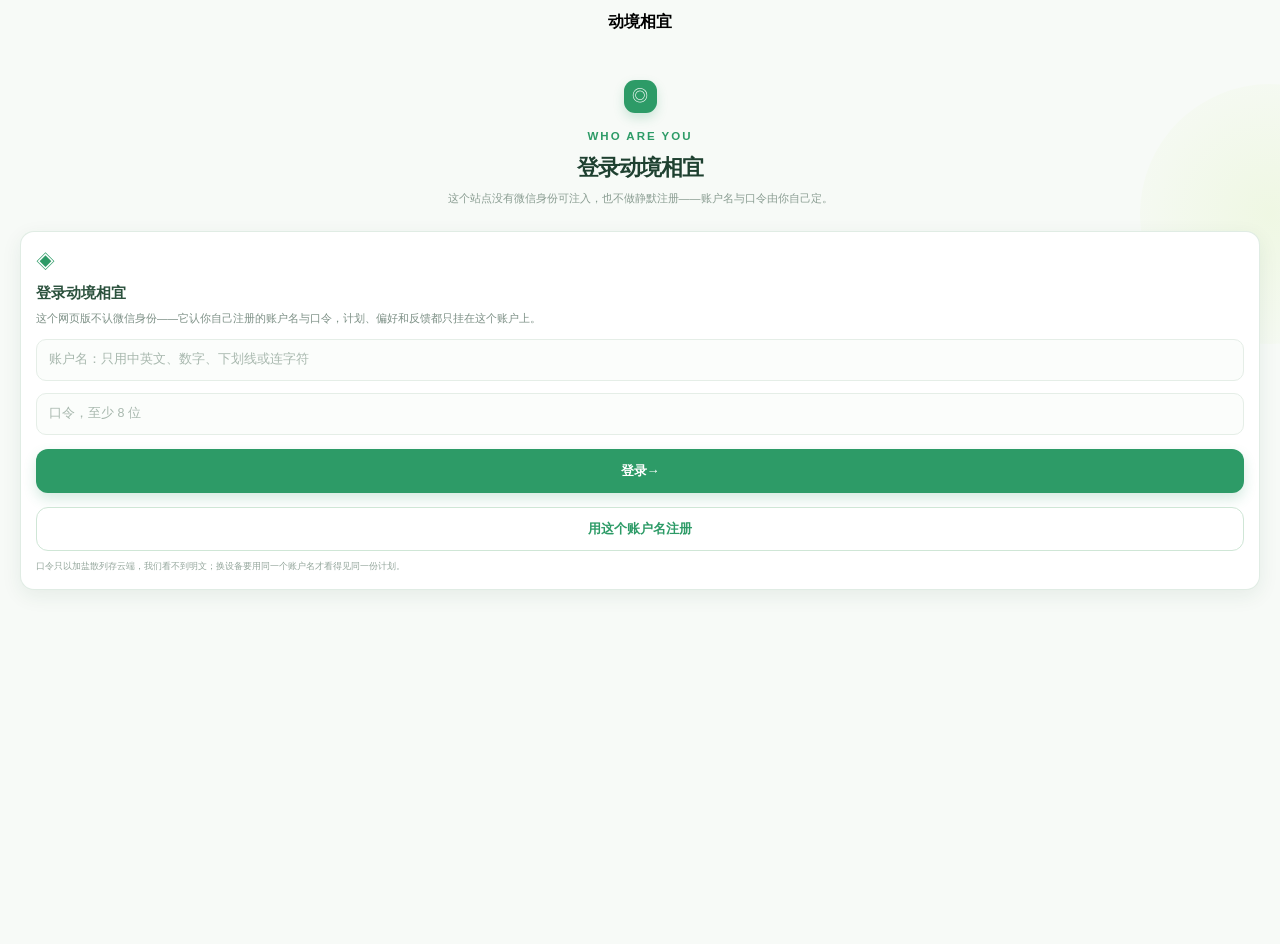
<file: dongjingxiangyi/index.html>
<!doctype html>
<html lang="zh-CN">
  <head>
    <link rel="stylesheet" href="./assets/uni.4609adcd.css">

    <meta charset="UTF-8" />
    <meta name="viewport" content="width=device-width, initial-scale=1.0" />
    <title>动境相宜</title>
    <script type="module" crossorigin src="./assets/index-rXhkX2zC.js"></script>
    <link rel="stylesheet" crossorigin href="./assets/index-DV9pQyPu.css">
  </head>
  <body>
    <div id="app"></div>
  </body>
</html>
</file>
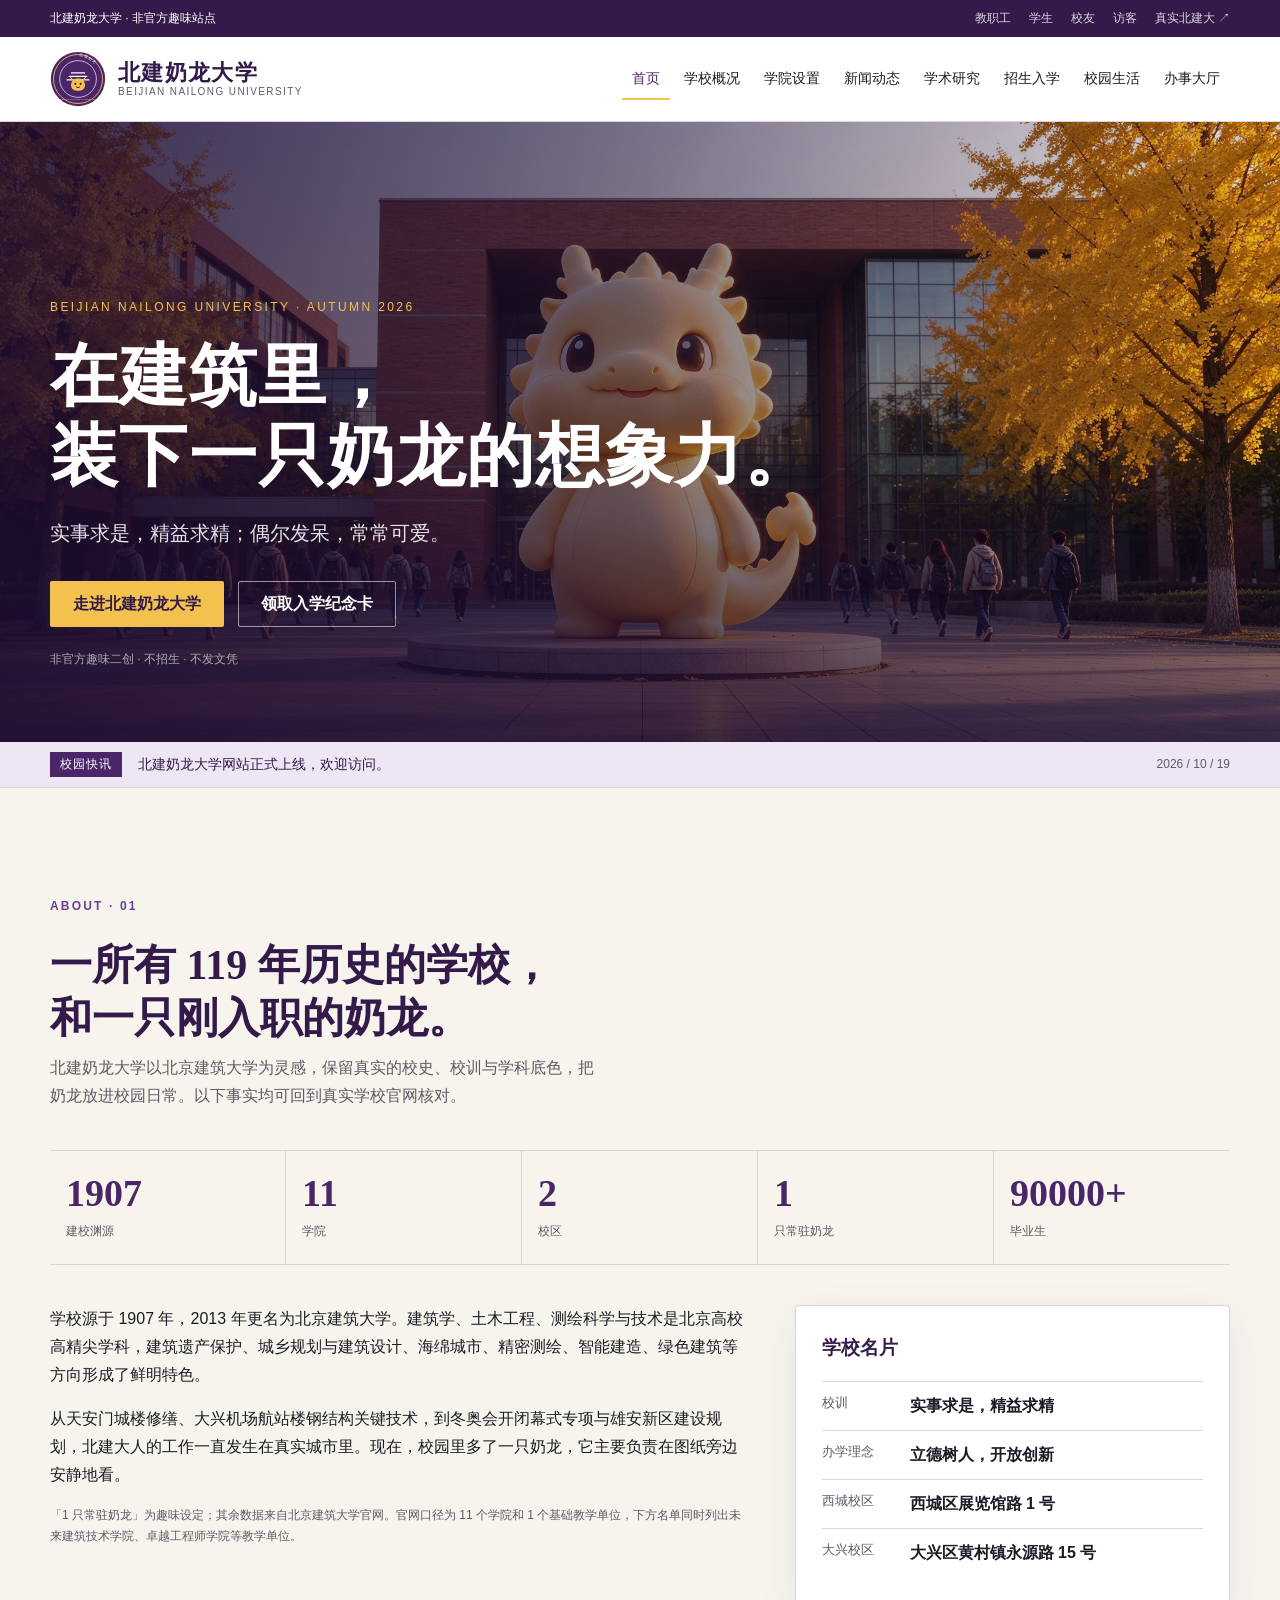
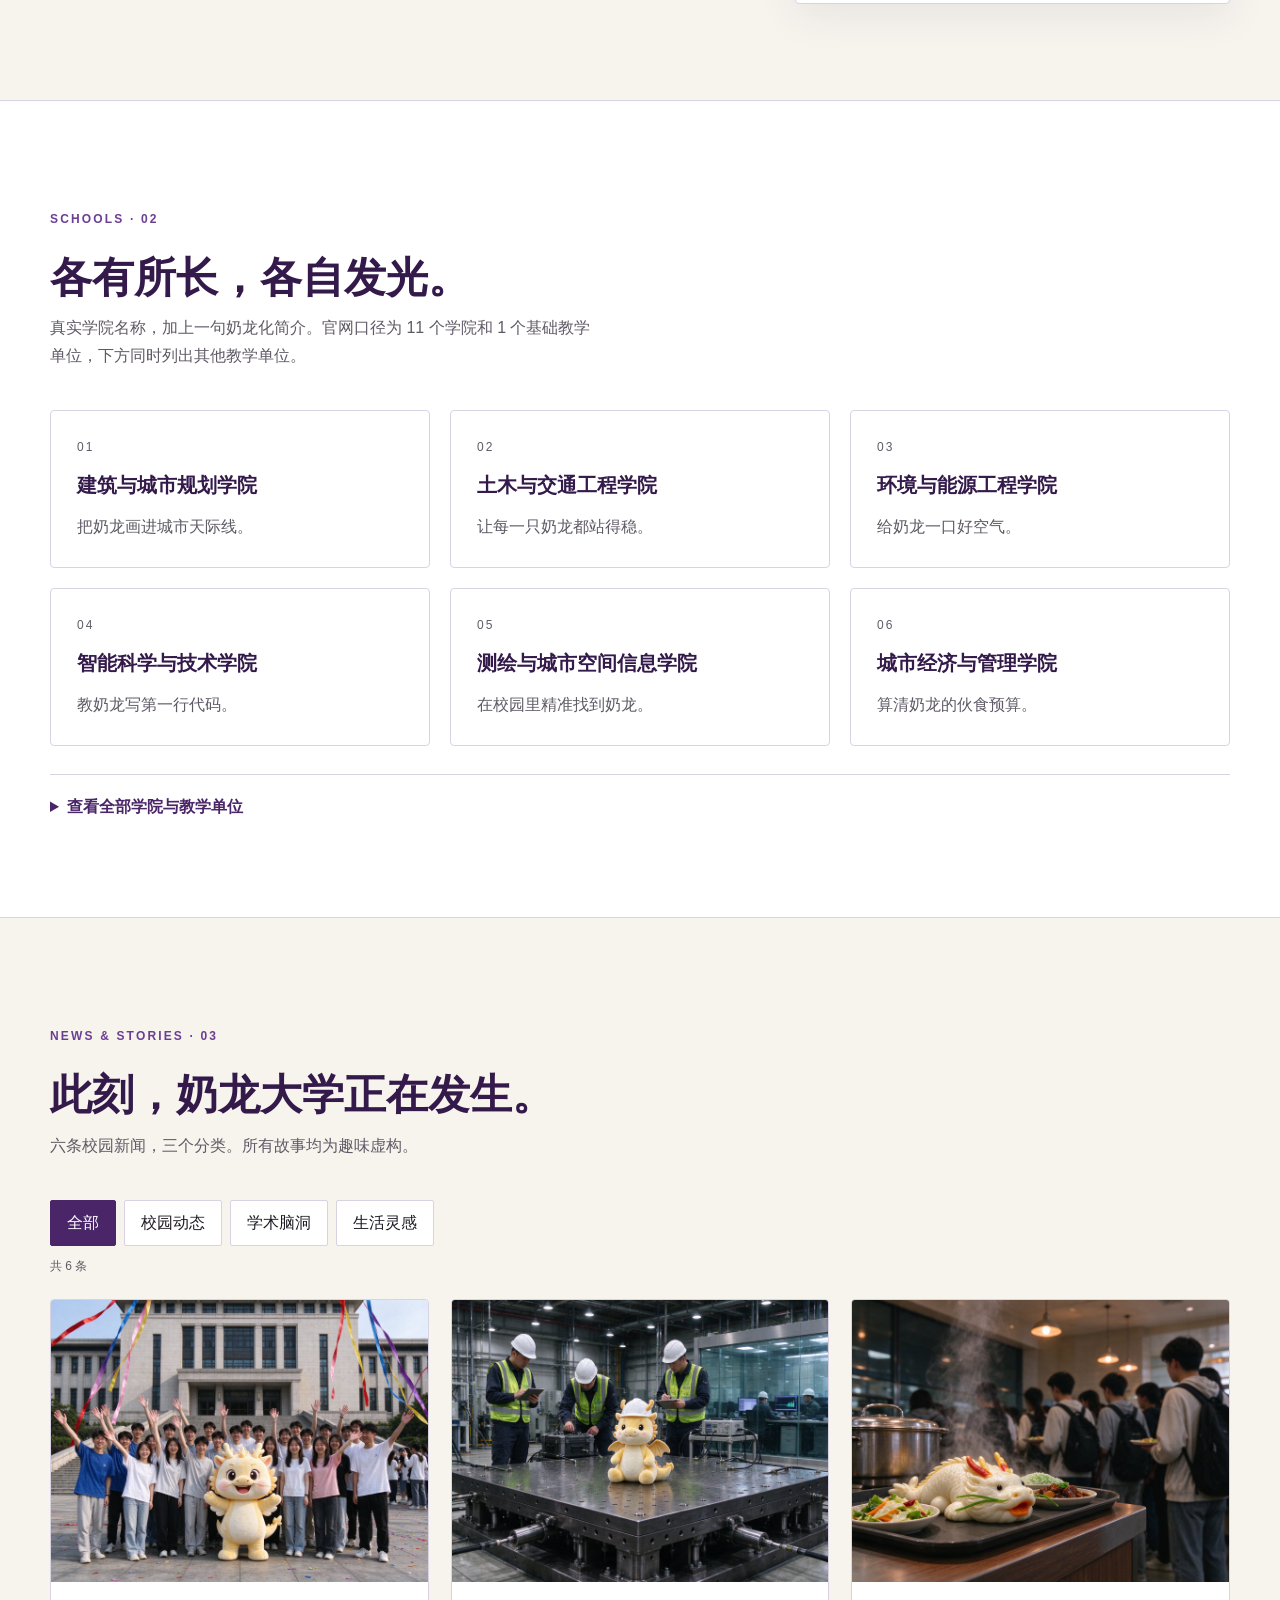
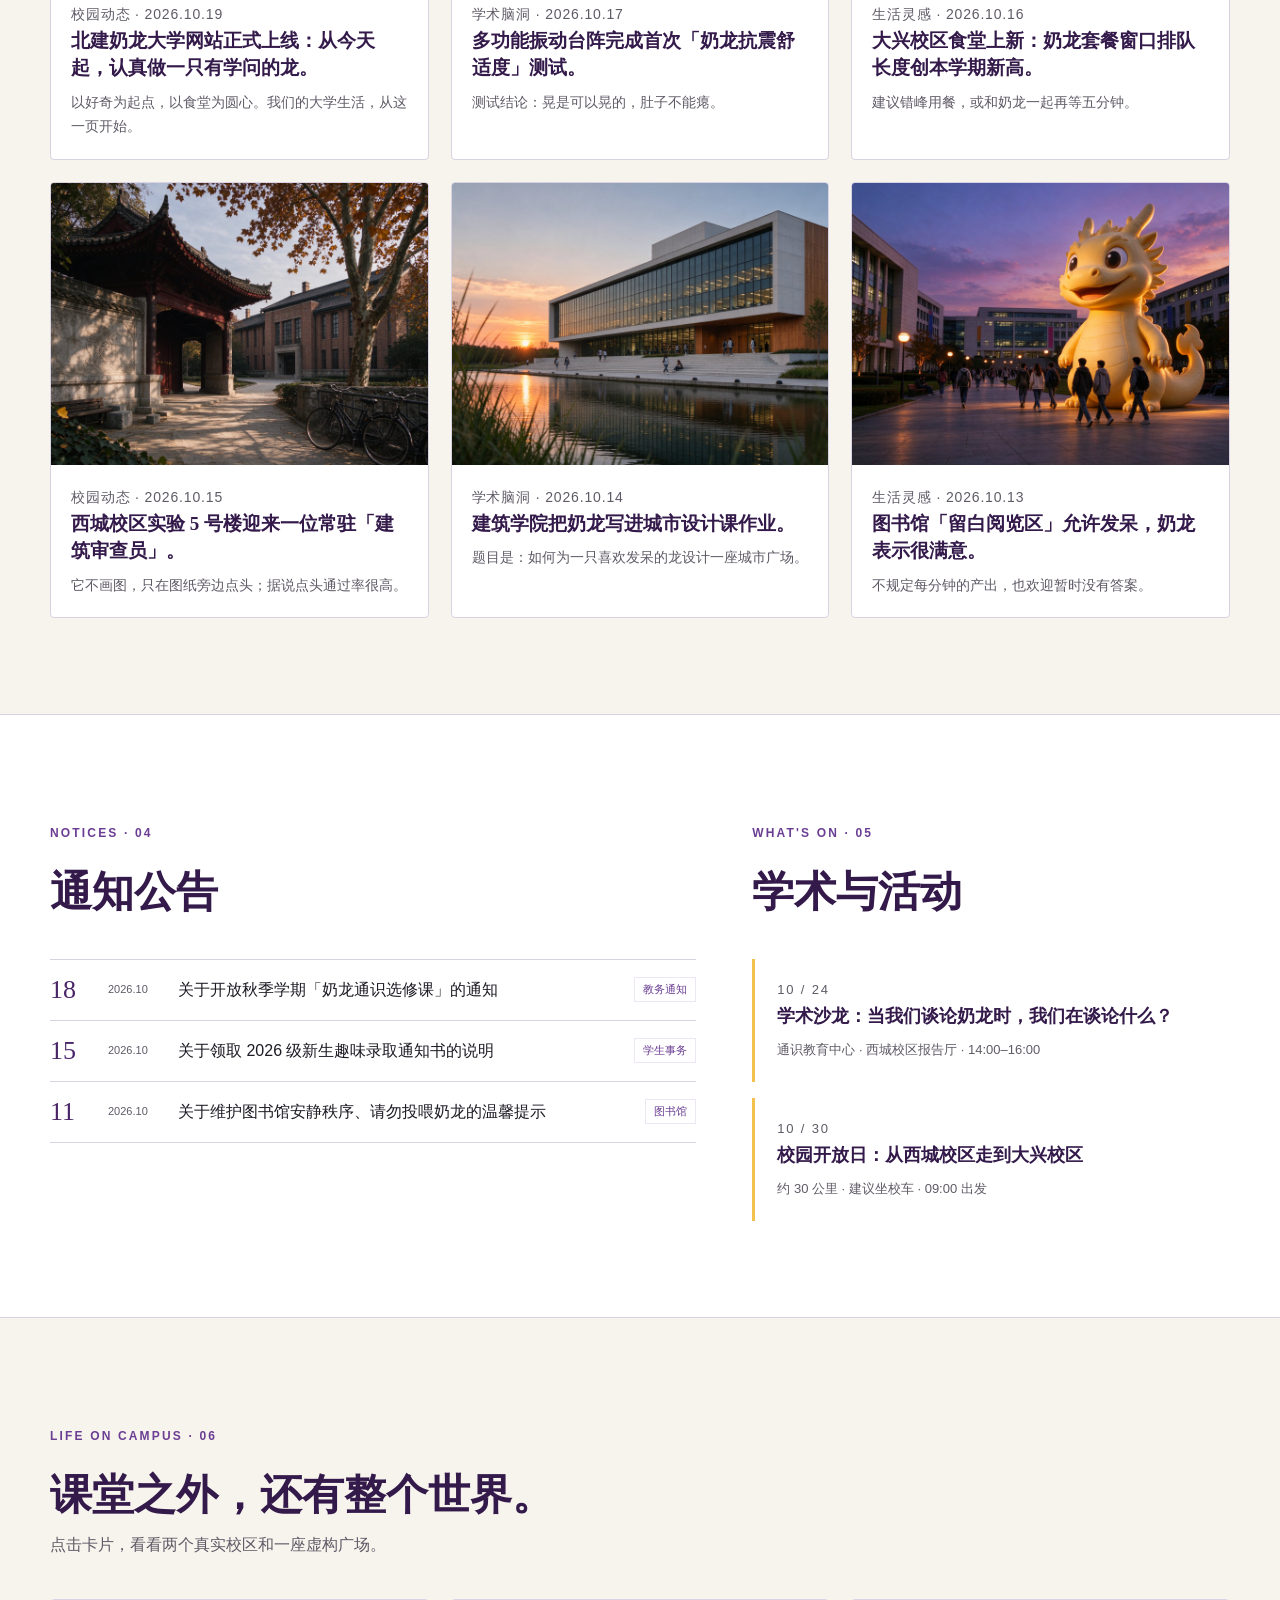
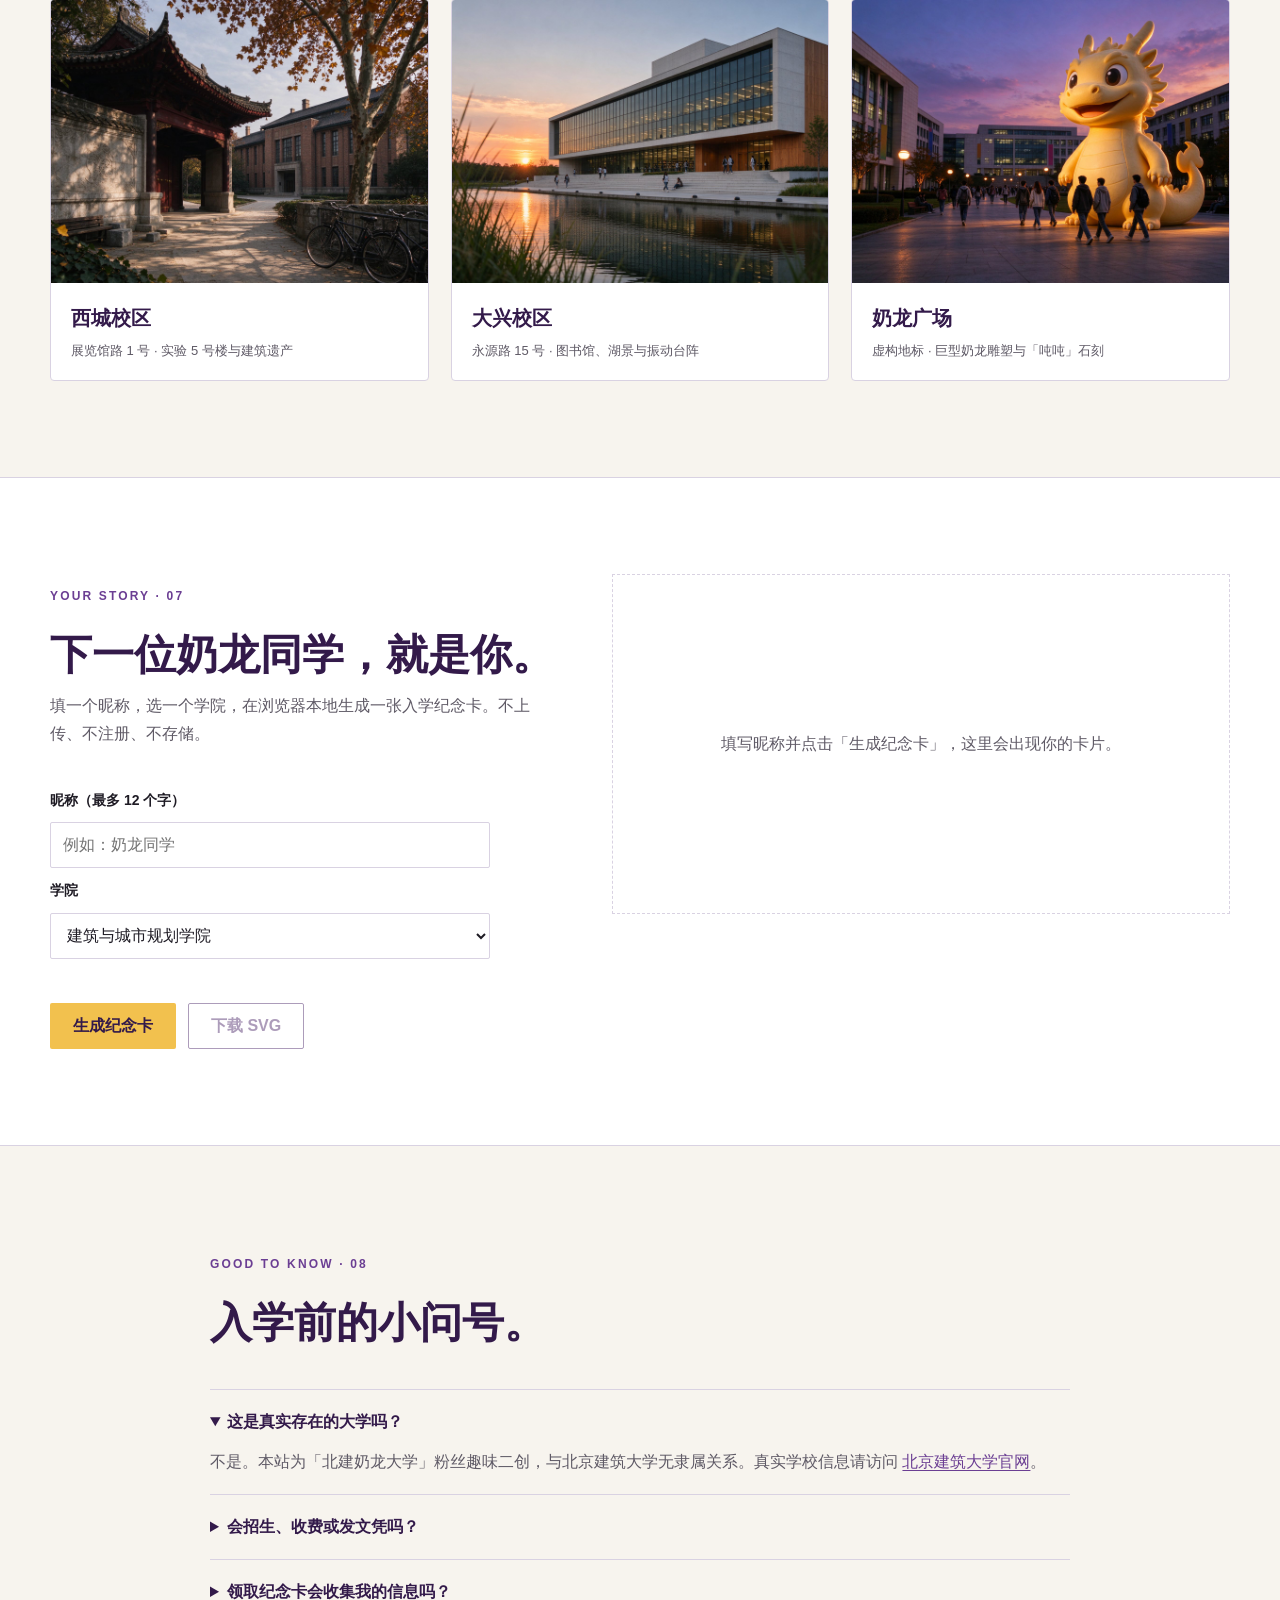
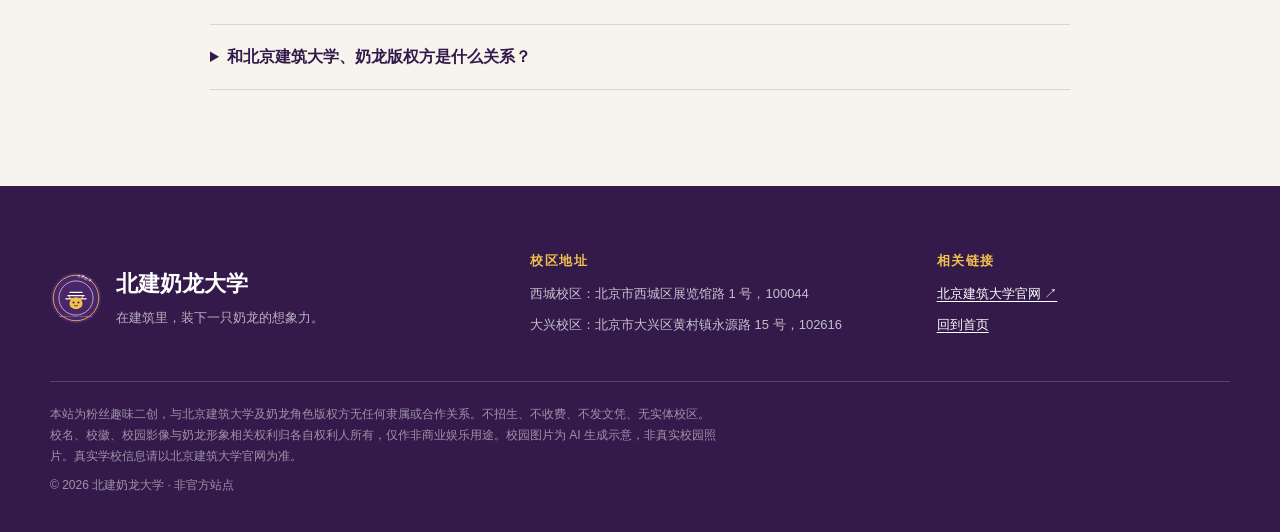
<file: 北建奶龙大学/index.html>
<!DOCTYPE html>
<html lang="zh-CN">
<head>
<meta charset="utf-8">
<meta name="viewport" content="width=device-width, initial-scale=1">
<title>北建奶龙大学 | 在建筑里，装下一只奶龙的想象力</title>
<meta name="description" content="北京建筑大学非官方趣味二创站点：真实校史与校园文化，加上一只常驻奶龙。">
<meta name="color-scheme" content="light">
<meta property="og:title" content="北建奶龙大学">
<meta property="og:description" content="在建筑里，装下一只奶龙的想象力。">
<meta property="og:image" content="https://piggywu981.github.io/%E5%8C%97%E5%BB%BA%E5%A5%B6%E9%BE%99%E5%A4%A7%E5%AD%A6/assets/images/hero-campus.jpg">
<meta property="og:image:alt" content="秋日校园广场上的巨型奶龙雕塑与学生">
<meta property="og:url" content="https://piggywu981.github.io/%E5%8C%97%E5%BB%BA%E5%A5%B6%E9%BE%99%E5%A4%A7%E5%AD%A6/">
<meta property="og:type" content="website">
<meta name="twitter:card" content="summary_large_image">
<link rel="icon" href="assets/seal.svg" type="image/svg+xml">
<link rel="stylesheet" href="styles.css">
</head>
<body>
<a class="skip-link" href="#main">跳到主要内容</a>
<header class="site-header">
  <div class="utility">
    <div class="wrap utility-inner">
      <span>北建奶龙大学 · 非官方趣味站点</span>
      <nav aria-label="快捷入口">
        <a href="#about">教职工</a>
        <a href="#colleges">学生</a>
        <a href="#campus">校友</a>
        <a href="#faq">访客</a>
        <a href="https://www.bucea.edu.cn/" target="_blank" rel="noopener">真实北建大 ↗</a>
      </nav>
    </div>
  </div>
  <div class="masthead">
    <div class="wrap masthead-inner">
      <a class="brand" href="#home" aria-label="北建奶龙大学 BEIJIAN NAILONG UNIVERSITY 首页">
        <img src="assets/seal.svg" alt="" width="56" height="56">
        <span class="brand-text">
          <strong>北建奶龙大学</strong>
          <small>BEIJIAN NAILONG UNIVERSITY</small>
        </span>
      </a>
      <button class="nav-toggle" type="button" aria-expanded="false" aria-controls="site-nav">
        <span class="nav-toggle-bar" aria-hidden="true"></span>
        <span class="nav-toggle-label">菜单</span>
      </button>
      <nav class="site-nav" id="site-nav" aria-label="主导航">
        <a href="#home">首页</a>
        <a href="#about">学校概况</a>
        <a href="#colleges">学院设置</a>
        <a href="#news">新闻动态</a>
        <a href="#research">学术研究</a>
        <a href="#admission">招生入学</a>
        <a href="#campus">校园生活</a>
        <a href="#notices">办事大厅</a>
      </nav>
    </div>
  </div>
</header>
<main id="main">
  <section class="hero" id="home">
    <img class="hero-bg" src="assets/images/hero-campus.jpg" alt="秋日校园广场上的巨型奶龙雕塑与学生" width="2048" height="1152">
    <div class="hero-veil" aria-hidden="true"></div>
    <div class="wrap hero-inner">
      <p class="hero-kicker">BEIJIAN NAILONG UNIVERSITY · AUTUMN 2026</p>
      <h1 class="hero-title">在建筑里，<br>装下一只奶龙的想象力。</h1>
      <p class="hero-motto">实事求是，精益求精；偶尔发呆，常常可爱。</p>
      <div class="hero-actions">
        <a class="btn btn-primary" href="#about">走进北建奶龙大学</a>
        <a class="btn btn-ghost" href="#admission">领取入学纪念卡</a>
      </div>
      <p class="hero-note">非官方趣味二创 · 不招生 · 不发文凭</p>
    </div>
  </section>
  <div class="ticker">
    <div class="wrap ticker-inner">
      <span class="ticker-label">校园快讯</span>
      <a href="#news">北建奶龙大学网站正式上线，欢迎访问。</a>
      <time datetime="2026-10-19">2026 / 10 / 19</time>
    </div>
  </div>
  <section class="section" id="about">
    <div class="wrap">
      <div class="section-head">
        <p class="section-kicker">ABOUT · 01</p>
        <h2 class="section-title">一所有 119 年历史的学校，<br>和一只刚入职的奶龙。</h2>
        <p class="section-lead">北建奶龙大学以北京建筑大学为灵感，保留真实的校史、校训与学科底色，把奶龙放进校园日常。以下事实均可回到真实学校官网核对。</p>
      </div>
      <div class="stats">
        <div class="stat"><b>1907</b><span>建校渊源</span></div>
        <div class="stat"><b>11</b><span>学院</span></div>
        <div class="stat"><b>2</b><span>校区</span></div>
        <div class="stat"><b>1</b><span>只常驻奶龙</span></div>
        <div class="stat"><b>90000+</b><span>毕业生</span></div>
      </div>
      <div class="about-grid">
        <div class="about-copy">
          <p>学校源于 1907 年，2013 年更名为北京建筑大学。建筑学、土木工程、测绘科学与技术是北京高校高精尖学科，建筑遗产保护、城乡规划与建筑设计、海绵城市、精密测绘、智能建造、绿色建筑等方向形成了鲜明特色。</p>
          <p>从天安门城楼修缮、大兴机场航站楼钢结构关键技术，到冬奥会开闭幕式专项与雄安新区建设规划，北建大人的工作一直发生在真实城市里。现在，校园里多了一只奶龙，它主要负责在图纸旁边安静地看。</p>
          <p class="fineprint">「1 只常驻奶龙」为趣味设定；其余数据来自北京建筑大学官网。官网口径为 11 个学院和 1 个基础教学单位，下方名单同时列出未来建筑技术学院、卓越工程师学院等教学单位。</p>
        </div>
        <div class="about-facts">
          <h3>学校名片</h3>
          <dl>
            <div><dt>校训</dt><dd>实事求是，精益求精</dd></div>
            <div><dt>办学理念</dt><dd>立德树人，开放创新</dd></div>
            <div><dt>西城校区</dt><dd>西城区展览馆路 1 号</dd></div>
            <div><dt>大兴校区</dt><dd>大兴区黄村镇永源路 15 号</dd></div>
          </dl>
        </div>
      </div>
    </div>
  </section>

  <section class="section section--tint" id="colleges">
    <div class="wrap">
      <div class="section-head">
        <p class="section-kicker">SCHOOLS · 02</p>
        <h2 class="section-title">各有所长，各自发光。</h2>
        <p class="section-lead">真实学院名称，加上一句奶龙化简介。官网口径为 11 个学院和 1 个基础教学单位，下方同时列出其他教学单位。</p>
      </div>
      <div class="college-grid">
        <article class="college-card">
          <p class="college-no">01</p>
          <h3>建筑与城市规划学院</h3>
          <p>把奶龙画进城市天际线。</p>
        </article>
        <article class="college-card">
          <p class="college-no">02</p>
          <h3>土木与交通工程学院</h3>
          <p>让每一只奶龙都站得稳。</p>
        </article>
        <article class="college-card">
          <p class="college-no">03</p>
          <h3>环境与能源工程学院</h3>
          <p>给奶龙一口好空气。</p>
        </article>
        <article class="college-card">
          <p class="college-no">04</p>
          <h3>智能科学与技术学院</h3>
          <p>教奶龙写第一行代码。</p>
        </article>
        <article class="college-card">
          <p class="college-no">05</p>
          <h3>测绘与城市空间信息学院</h3>
          <p>在校园里精准找到奶龙。</p>
        </article>
        <article class="college-card">
          <p class="college-no">06</p>
          <h3>城市经济与管理学院</h3>
          <p>算清奶龙的伙食预算。</p>
        </article>
      </div>
      <details class="all-colleges">
        <summary>查看全部学院与教学单位</summary>
        <p>未来建筑技术学院、卓越工程师学院、建筑与城市规划学院、土木与交通工程学院、环境与能源工程学院、智能科学与技术学院、城市经济与管理学院、测绘与城市空间信息学院、机电与车辆工程学院、人文与社会科学学院、理学院、马克思主义学院、体育教研部、继续教育学院、国际教育学院。</p>
      </details>
    </div>
  </section>

<section class="section" id="news">
  <div class="wrap">
    <div class="section-head">
      <p class="section-kicker">NEWS &amp; STORIES · 03</p>
      <h2 class="section-title">此刻，奶龙大学正在发生。</h2>
      <p class="section-lead">六条校园新闻，三个分类。所有故事均为趣味虚构。</p>
    </div>
    <div class="filters" role="group" aria-label="新闻分类">
      <button class="filter" type="button" data-filter="all" aria-pressed="true">全部</button>
      <button class="filter" type="button" data-filter="campus" aria-pressed="false">校园动态</button>
      <button class="filter" type="button" data-filter="academic" aria-pressed="false">学术脑洞</button>
      <button class="filter" type="button" data-filter="life" aria-pressed="false">生活灵感</button>
    </div>
    <p class="filter-status" aria-live="polite">共 6 条</p>
    <div class="news-grid" id="news-grid">
      <article class="news-card" data-category="campus">
        <img src="assets/images/news-opening.jpg" alt="学生与奶龙人偶在校园主楼前合影" width="1600" height="1200" loading="lazy">
        <div class="news-body">
          <p class="news-meta">校园动态 · 2026.10.19</p>
          <h3>北建奶龙大学网站正式上线：从今天起，认真做一只有学问的龙。</h3>
          <p>以好奇为起点，以食堂为圆心。我们的大学生活，从这一页开始。</p>
        </div>
      </article>
      <article class="news-card" data-category="academic">
        <img src="assets/images/news-vibration.jpg" alt="奶龙玩偶在振动台阵上参与测试" width="1600" height="1200" loading="lazy">
        <div class="news-body">
          <p class="news-meta">学术脑洞 · 2026.10.17</p>
          <h3>多功能振动台阵完成首次「奶龙抗震舒适度」测试。</h3>
          <p>测试结论：晃是可以晃的，肚子不能瘪。</p>
        </div>
      </article>
      <article class="news-card" data-category="life">
        <img src="assets/images/news-canteen.jpg" alt="食堂窗口的奶龙造型包子与套餐" width="1600" height="1200" loading="lazy">
        <div class="news-body">
          <p class="news-meta">生活灵感 · 2026.10.16</p>
          <h3>大兴校区食堂上新：奶龙套餐窗口排队长度创本学期新高。</h3>
          <p>建议错峰用餐，或和奶龙一起再等五分钟。</p>
        </div>
      </article>
      <article class="news-card" data-category="campus">
        <img src="assets/images/campus-xicheng.jpg" alt="西城校区老校门与梧桐树" width="1600" height="1200" loading="lazy">
        <div class="news-body">
          <p class="news-meta">校园动态 · 2026.10.15</p>
          <h3>西城校区实验 5 号楼迎来一位常驻「建筑审查员」。</h3>
          <p>它不画图，只在图纸旁边点头；据说点头通过率很高。</p>
        </div>
      </article>
      <article class="news-card" data-category="academic">
        <img src="assets/images/campus-daxing.jpg" alt="大兴校区图书馆与湖面" width="1600" height="1200" loading="lazy">
        <div class="news-body">
          <p class="news-meta">学术脑洞 · 2026.10.14</p>
          <h3>建筑学院把奶龙写进城市设计课作业。</h3>
          <p>题目是：如何为一只喜欢发呆的龙设计一座城市广场。</p>
        </div>
      </article>
      <article class="news-card" data-category="life">
        <img src="assets/images/campus-square.jpg" alt="黄昏校园广场上的奶龙雕塑" width="1600" height="1200" loading="lazy">
        <div class="news-body">
          <p class="news-meta">生活灵感 · 2026.10.13</p>
          <h3>图书馆「留白阅览区」允许发呆，奶龙表示很满意。</h3>
          <p>不规定每分钟的产出，也欢迎暂时没有答案。</p>
        </div>
      </article>
    </div>
  </div>
</section>

<section class="section section--tint" id="notices">
  <div class="wrap split">
    <div>
      <div class="section-head">
        <p class="section-kicker">NOTICES · 04</p>
        <h2 class="section-title">通知公告</h2>
      </div>
      <ul class="notice-list">
        <li><time datetime="2026-10-18">18</time><span>2026.10</span><a href="#admission">关于开放秋季学期「奶龙通识选修课」的通知</a><em>教务通知</em></li>
        <li><time datetime="2026-10-15">15</time><span>2026.10</span><a href="#admission">关于领取 2026 级新生趣味录取通知书的说明</a><em>学生事务</em></li>
        <li><time datetime="2026-10-11">11</time><span>2026.10</span><a href="#campus">关于维护图书馆安静秩序、请勿投喂奶龙的温馨提示</a><em>图书馆</em></li>
      </ul>
    </div>
    <div id="research">
      <div class="section-head">
        <p class="section-kicker">WHAT'S ON · 05</p>
        <h2 class="section-title">学术与活动</h2>
      </div>
      <div class="event-list">
        <article class="event">
          <p class="event-date">10 / 24</p>
          <h3>学术沙龙：当我们谈论奶龙时，我们在谈论什么？</h3>
          <p>通识教育中心 · 西城校区报告厅 · 14:00–16:00</p>
        </article>
        <article class="event">
          <p class="event-date">10 / 30</p>
          <h3>校园开放日：从西城校区走到大兴校区</h3>
          <p>约 30 公里 · 建议坐校车 · 09:00 出发</p>
        </article>
      </div>
    </div>
  </div>
</section>

<section class="section" id="campus">
  <div class="wrap">
    <div class="section-head">
      <p class="section-kicker">LIFE ON CAMPUS · 06</p>
      <h2 class="section-title">课堂之外，还有整个世界。</h2>
      <p class="section-lead">点击卡片，看看两个真实校区和一座虚构广场。</p>
    </div>
    <div class="campus-grid">
      <button class="campus-card" type="button" data-dialog="dlg-xicheng">
        <img src="assets/images/campus-xicheng.jpg" alt="西城校区老校门" width="1600" height="1200" loading="lazy">
        <span><b>西城校区</b><small>展览馆路 1 号 · 实验 5 号楼与建筑遗产</small></span>
      </button>
      <button class="campus-card" type="button" data-dialog="dlg-daxing">
        <img src="assets/images/campus-daxing.jpg" alt="大兴校区图书馆与湖面" width="1600" height="1200" loading="lazy">
        <span><b>大兴校区</b><small>永源路 15 号 · 图书馆、湖景与振动台阵</small></span>
      </button>
      <button class="campus-card" type="button" data-dialog="dlg-square">
        <img src="assets/images/campus-square.jpg" alt="黄昏校园广场上的奶龙雕塑" width="1600" height="1200" loading="lazy">
        <span><b>奶龙广场</b><small>虚构地标 · 巨型奶龙雕塑与「吨吨」石刻</small></span>
      </button>
    </div>
  </div>
</section>

<dialog class="dlg" id="dlg-xicheng" aria-labelledby="dlg-xicheng-title">
  <img src="assets/images/campus-xicheng.jpg" alt="西城校区老校门与梧桐" width="1600" height="1200" loading="lazy" decoding="async">
  <div class="dlg-body">
    <p class="section-kicker">CAMPUS 01</p>
    <h2 id="dlg-xicheng-title">西城校区 · 展览馆路 1 号</h2>
    <p>老校门、实验 5 号楼和梧桐树影，是北建大最容易被认出的画面。奶龙通常出没在图纸旁边，偶尔被误认为建筑小品。</p>
    <p class="dlg-tags">建筑遗产 · 老校门 · 城市中心</p>
    <button class="btn btn-primary dlg-close" type="button">关闭</button>
  </div>
</dialog>

<dialog class="dlg" id="dlg-daxing" aria-labelledby="dlg-daxing-title">
  <img src="assets/images/campus-daxing.jpg" alt="大兴校区图书馆与湖面日落" width="1600" height="1200" loading="lazy" decoding="async">
  <div class="dlg-body">
    <p class="section-kicker">CAMPUS 02</p>
    <h2 id="dlg-daxing-title">大兴校区 · 永源路 15 号</h2>
    <p>图书馆临湖，玻璃幕墙把日落切成很多块。多功能振动台阵就在附近，奶龙第一次上去时，坚持说自己只是有点紧张。</p>
    <p class="dlg-tags">图书馆 · 湖景 · 振动台阵</p>
    <button class="btn btn-primary dlg-close" type="button">关闭</button>
  </div>
</dialog>

<dialog class="dlg" id="dlg-square" aria-labelledby="dlg-square-title">
  <img src="assets/images/campus-square.jpg" alt="黄昏广场上的巨型奶龙雕塑" width="1600" height="1200" loading="lazy" decoding="async">
  <div class="dlg-body">
    <p class="section-kicker">CAMPUS 03 · 虚构</p>
    <h2 id="dlg-square-title">奶龙广场 · 虚构地标</h2>
    <p>广场中央是一尊巨型奶龙雕塑，底座刻着「吨吨」。这里是校园里最适合发呆的地方，也是所有合影的默认背景。</p>
    <p class="dlg-tags">虚构设定 · 雕塑 · 发呆</p>
    <button class="btn btn-primary dlg-close" type="button">关闭</button>
  </div>
</dialog>

<section class="section section--tint" id="admission">
  <div class="wrap admission">
    <div>
      <div class="section-head">
        <p class="section-kicker">YOUR STORY · 07</p>
        <h2 class="section-title">下一位奶龙同学，就是你。</h2>
        <p class="section-lead">填一个昵称，选一个学院，在浏览器本地生成一张入学纪念卡。不上传、不注册、不存储。</p>
      </div>
      <form class="card-form" id="card-form" novalidate>
        <label for="nickname">昵称（最多 12 个字）</label>
        <input id="nickname" name="nickname" type="text" maxlength="12" autocomplete="nickname" placeholder="例如：奶龙同学" required>
        <label for="college">学院</label>
        <select id="college" name="college" required>
          <option value="建筑与城市规划学院">建筑与城市规划学院</option>
          <option value="土木与交通工程学院">土木与交通工程学院</option>
          <option value="环境与能源工程学院">环境与能源工程学院</option>
          <option value="智能科学与技术学院">智能科学与技术学院</option>
          <option value="测绘与城市空间信息学院">测绘与城市空间信息学院</option>
          <option value="城市经济与管理学院">城市经济与管理学院</option>
        </select>
        <p class="form-error" id="card-error" role="alert"></p>
        <div class="form-actions">
          <button class="btn btn-primary" type="submit">生成纪念卡</button>
          <button class="btn btn-outline" type="button" id="download-card" disabled>下载 SVG</button>
        </div>
      </form>
    </div>
    <div class="card-preview" id="card-preview" aria-live="polite">
      <p class="card-placeholder">填写昵称并点击「生成纪念卡」，这里会出现你的卡片。</p>
    </div>
  </div>
</section>

<section class="section" id="faq">
  <div class="wrap faq">
    <div class="section-head">
      <p class="section-kicker">GOOD TO KNOW · 08</p>
      <h2 class="section-title">入学前的小问号。</h2>
    </div>
    <details open><summary>这是真实存在的大学吗？</summary><p>不是。本站为「北建奶龙大学」粉丝趣味二创，与北京建筑大学无隶属关系。真实学校信息请访问 <a href="https://www.bucea.edu.cn/" target="_blank" rel="noopener">北京建筑大学官网</a>。</p></details>
    <details><summary>会招生、收费或发文凭吗？</summary><p>不会。本站不提供任何真实招生、缴费、学籍或学位服务，也不接受任何形式的费用。</p></details>
    <details><summary>领取纪念卡会收集我的信息吗？</summary><p>不会。昵称只在浏览器本地用于生成 SVG，不上传、不存储，关闭页面后不会保留。</p></details>
    <details><summary>和北京建筑大学、奶龙版权方是什么关系？</summary><p>均无隶属或合作关系。本站为非商业娱乐创作，相关校名、校徽、校园影像与奶龙形象权利归各自权利人所有。</p></details>
  </div>
</section>
</main>
<footer class="site-footer">
  <div class="wrap footer-top">
    <div class="footer-brand">
      <img src="assets/seal.svg" alt="" width="52" height="52">
      <div>
        <strong>北建奶龙大学</strong>
        <p>在建筑里，装下一只奶龙的想象力。</p>
      </div>
    </div>
    <div class="footer-col">
      <h3>校区地址</h3>
      <p>西城校区：北京市西城区展览馆路 1 号，100044</p>
      <p>大兴校区：北京市大兴区黄村镇永源路 15 号，102616</p>
    </div>
    <div class="footer-col">
      <h3>相关链接</h3>
      <p><a href="https://www.bucea.edu.cn/" target="_blank" rel="noopener">北京建筑大学官网 ↗</a></p>
      <p><a href="#home">回到首页</a></p>
    </div>
  </div>
  <div class="wrap footer-bottom">
    <p>本站为粉丝趣味二创，与北京建筑大学及奶龙角色版权方无任何隶属或合作关系。不招生、不收费、不发文凭、无实体校区。校名、校徽、校园影像与奶龙形象相关权利归各自权利人所有，仅作非商业娱乐用途。校园图片为 AI 生成示意，非真实校园照片。真实学校信息请以北京建筑大学官网为准。</p>
    <p>© 2026 北建奶龙大学 · 非官方站点</p>
  </div>
</footer>
<script src="assets/card.js" defer></script>
<script src="app.js" defer></script>
<button class="back-to-top" id="back-to-top" type="button" hidden>回到顶部 ↑</button>
</body>
</html>
</file>
<file: dongjingxiangyi/assets/uni.4609adcd.css>
uni-button{position:relative;display:block;margin-left:auto;margin-right:auto;padding-left:14px;padding-right:14px;box-sizing:border-box;font-size:18px;text-align:center;text-decoration:none;line-height:2.55555556;border-radius:5px;-webkit-tap-highlight-color:transparent;overflow:hidden;color:#000;background-color:#f8f8f8;cursor:pointer}uni-button[hidden]{display:none!important}uni-button:after{content:" ";width:200%;height:200%;position:absolute;top:0;left:0;border:1px solid rgba(0,0,0,.2);transform:scale(.5);transform-origin:0 0;box-sizing:border-box;border-radius:10px}uni-button[native]{padding-left:0;padding-right:0}uni-button[native] .uni-button-cover-view-wrapper{border:inherit;border-color:inherit;border-radius:inherit;background-color:inherit}uni-button[native] .uni-button-cover-view-inner{padding-left:14px;padding-right:14px}uni-button uni-cover-view{line-height:inherit;white-space:inherit}uni-button[type=default]{color:#000;background-color:#f8f8f8}uni-button[type=primary]{color:#fff;background-color:#007aff}uni-button[type=warn]{color:#fff;background-color:#e64340}uni-button[disabled]{color:rgba(255,255,255,.6);cursor:not-allowed}uni-button[disabled][type=default],uni-button[disabled]:not([type]){color:rgba(0,0,0,.3);background-color:#f7f7f7}uni-button[disabled][type=primary]{background-color:rgba(0,122,255,.6)}uni-button[disabled][type=warn]{background-color:#ec8b89}uni-button[type=primary][plain]{color:#007aff;border:1px solid #007aff;background-color:transparent}uni-button[type=primary][plain][disabled]{color:rgba(0,0,0,.2);border-color:rgba(0,0,0,.2)}uni-button[type=primary][plain]:after{border-width:0}uni-button[type=default][plain]{color:#353535;border:1px solid #353535;background-color:transparent}uni-button[type=default][plain][disabled]{color:rgba(0,0,0,.2);border-color:rgba(0,0,0,.2)}uni-button[type=default][plain]:after{border-width:0}uni-button[plain]{color:#353535;border:1px solid #353535;background-color:transparent}uni-button[plain][disabled]{color:rgba(0,0,0,.2);border-color:rgba(0,0,0,.2)}uni-button[plain]:after{border-width:0}uni-button[plain][native] .uni-button-cover-view-inner{padding:0}uni-button[type=warn][plain]{color:#e64340;border:1px solid #e64340;background-color:transparent}uni-button[type=warn][plain][disabled]{color:rgba(0,0,0,.2);border-color:rgba(0,0,0,.2)}uni-button[type=warn][plain]:after{border-width:0}uni-button[size=mini]{display:inline-block;line-height:2.3;font-size:13px;padding:0 1.34em}uni-button[size=mini][native]{padding:0}uni-button[size=mini][native] .uni-button-cover-view-inner{padding:0 1.34em}uni-button[loading]:not([disabled]){cursor:progress}uni-button[loading]:before{content:" ";display:inline-block;width:18px;height:18px;vertical-align:middle;animation:uni-loading 1s steps(12,end) infinite;background-size:100%}uni-button[loading][type=primary]{color:rgba(255,255,255,.6);background-color:#0062cc}uni-button[loading][type=primary][plain]{color:#007aff;background-color:transparent}uni-button[loading][type=default]{color:rgba(0,0,0,.6);background-color:#dedede}uni-button[loading][type=default][plain]{color:#353535;background-color:transparent}uni-button[loading][type=warn]{color:rgba(255,255,255,.6);background-color:#ce3c39}uni-button[loading][type=warn][plain]{color:#e64340;background-color:transparent}uni-button[loading][native]:before{content:none}.button-hover{color:rgba(0,0,0,.6);background-color:#dedede}.button-hover[plain]{color:rgba(53,53,53,.6);border-color:rgba(53,53,53,.6);background-color:transparent}.button-hover[type=primary]{color:rgba(255,255,255,.6);background-color:#0062cc}.button-hover[type=primary][plain]{color:rgba(0,122,255,.6);border-color:rgba(0,122,255,.6);background-color:transparent}.button-hover[type=default]{color:rgba(0,0,0,.6);background-color:#dedede}.button-hover[type=default][plain]{color:rgba(53,53,53,.6);border-color:rgba(53,53,53,.6);background-color:transparent}.button-hover[type=warn]{color:rgba(255,255,255,.6);background-color:#ce3c39}.button-hover[type=warn][plain]{color:rgba(230,67,64,.6);border-color:rgba(230,67,64,.6);background-color:transparent}uni-input{display:block;font-size:16px;line-height:1.4em;height:1.4em;min-height:1.4em;overflow:hidden}uni-input[hidden]{display:none}.uni-input-wrapper,.uni-input-placeholder,.uni-input-form,.uni-input-input{outline:none;border:none;padding:0;margin:0;text-decoration:inherit}.uni-input-wrapper,.uni-input-form{display:flex;position:relative;width:100%;height:100%;flex-direction:column;justify-content:center}.uni-input-placeholder,.uni-input-input{width:100%}.uni-input-placeholder{position:absolute;top:auto!important;left:0;color:gray;overflow:hidden;text-overflow:clip;white-space:pre;word-break:keep-all;pointer-events:none;line-height:inherit}.uni-input-input{position:relative;display:block;height:100%;background:none;color:inherit;opacity:1;font:inherit;line-height:inherit;letter-spacing:inherit;text-align:inherit;text-indent:inherit;text-transform:inherit;text-shadow:inherit}.uni-input-input[type=search]::-webkit-search-cancel-button,.uni-input-input[type=search]::-webkit-search-decoration{display:none}.uni-input-input::-webkit-outer-spin-button,.uni-input-input::-webkit-inner-spin-button{-webkit-appearance:none;appearance:none;margin:0}.uni-input-input[type=number]{-moz-appearance:textfield}.uni-input-input:disabled{-webkit-text-fill-color:currentcolor}uni-picker-view-column{flex:1;position:relative;height:100%;overflow:hidden}uni-picker-view-column[hidden]{display:none}.uni-picker-view-group{height:100%;overflow:hidden}.uni-picker-view-mask{transform:translateZ(0)}.uni-picker-view-indicator,.uni-picker-view-mask{position:absolute;left:0;width:100%;z-index:3;pointer-events:none}.uni-picker-view-mask{top:0;height:100%;margin:0 auto;background-image:linear-gradient(180deg,rgba(255,255,255,.95),rgba(255,255,255,.6)),linear-gradient(0deg,rgba(255,255,255,.95),rgba(255,255,255,.6));background-position:top,bottom;background-size:100% 102px;background-repeat:no-repeat;transform:translateZ(0)}.uni-picker-view-indicator{height:34px;top:50%;transform:translateY(-50%)}.uni-picker-view-content{position:absolute;top:0;left:0;width:100%;will-change:transform;padding:102px 0;cursor:pointer}.uni-picker-view-content>*{height:var(--picker-view-column-indicator-height);overflow:hidden}.uni-picker-view-indicator:before{top:0;border-top:1px solid #e5e5e5;transform-origin:0 0;transform:scaleY(.5)}.uni-picker-view-indicator:after{bottom:0;border-bottom:1px solid #e5e5e5;transform-origin:0 100%;transform:scaleY(.5)}.uni-picker-view-indicator:after,.uni-picker-view-indicator:before{content:" ";position:absolute;left:0;right:0;height:1px;color:#e5e5e5}uni-picker-view{display:block}.uni-picker-view-wrapper{display:flex;position:relative;overflow:hidden;height:100%}uni-picker-view[hidden]{display:none}@keyframes once-show{0%{top:0}}uni-resize-sensor,uni-resize-sensor>div{position:absolute;left:0;top:0;right:0;bottom:0;overflow:hidden}uni-resize-sensor{display:block;z-index:-1;visibility:hidden;animation:once-show 1ms}uni-resize-sensor>div>div{position:absolute;left:0;top:0}uni-resize-sensor>div:first-child>div{width:100000px;height:100000px}uni-resize-sensor>div:last-child>div{width:200%;height:200%}uni-switch{-webkit-tap-highlight-color:transparent;display:inline-block;cursor:pointer}uni-switch[hidden]{display:none}uni-switch[disabled]{cursor:not-allowed}uni-switch[disabled] .uni-switch-input{opacity:.7}.uni-switch-wrapper{display:inline-flex;align-items:center;vertical-align:middle}.uni-switch-input{-webkit-appearance:none;appearance:none;position:relative;width:52px;height:32px;margin-right:5px;border:1px solid #dfdfdf;outline:0;border-radius:16px;box-sizing:border-box;background-color:#dfdfdf;transition:background-color .1s,border .1s}.uni-switch-input:before{content:" ";position:absolute;top:0;left:0;width:50px;height:30px;border-radius:15px;background-color:#fdfdfd;transition:transform .3s}.uni-switch-input:after{content:" ";position:absolute;top:0;left:0;width:30px;height:30px;border-radius:15px;background-color:#fff;box-shadow:0 1px 3px rgba(0,0,0,.4);transition:-webkit-transform .3s;transition:transform .3s;transition:transform .3s,-webkit-transform .3s}.uni-switch-input.uni-switch-input-checked{border-color:#007aff;background-color:#007aff}.uni-switch-input.uni-switch-input-checked:before{transform:scale(0)}.uni-switch-input.uni-switch-input-checked:after{transform:translate(20px)}uni-switch .uni-checkbox-input{margin-right:5px;-webkit-appearance:none;appearance:none;outline:0;border:1px solid #d1d1d1;background-color:#fff;border-radius:3px;width:22px;height:22px;position:relative;color:#007aff}uni-switch:not([disabled]) .uni-checkbox-input:hover{border-color:#007aff}uni-switch .uni-checkbox-input svg{fill:#007aff;font-size:22px;position:absolute;top:50%;left:50%;transform:translate(-50%,-48%) scale(.73)}.uni-checkbox-input.uni-checkbox-input-disabled{background-color:#e1e1e1}.uni-checkbox-input.uni-checkbox-input-disabled:before{color:#adadad}uni-text[selectable]{cursor:auto;-webkit-user-select:text;user-select:text}uni-text{white-space:pre-line}uni-view{display:block}uni-view[hidden]{display:none}uni-modal{position:fixed;top:0;right:0;bottom:0;left:0;z-index:999;display:block;box-sizing:border-box}.uni-modal{position:fixed;z-index:999;width:80%;max-width:300px;top:50%;left:50%;transform:translate(-50%,-50%);background-color:#fff;text-align:center;border-radius:3px;overflow:hidden}.uni-modal *{box-sizing:border-box}.uni-modal__hd{padding:1em 1.6em .3em}.uni-modal__title{font-weight:400;font-size:18px;word-wrap:break-word;word-break:break-all;white-space:pre-wrap;overflow:hidden;text-overflow:ellipsis;display:-webkit-box;-webkit-line-clamp:2;-webkit-box-orient:vertical}.uni-modal__bd{padding:1.3em 1.6em;min-height:40px;font-size:15px;line-height:1.4;word-wrap:break-word;word-break:break-all;white-space:pre-wrap;color:#999;max-height:400px;overflow-x:hidden;overflow-y:auto}.uni-modal__textarea{resize:none;border:0;margin:0;width:90%;padding:10px;font-size:20px;outline:none;border:none;background-color:#eee;text-decoration:inherit;line-height:1.2}.uni-modal__ft{position:relative;line-height:48px;font-size:18px;display:flex}.uni-modal__ft:after{content:" ";position:absolute;left:0;top:0;right:0;height:1px;border-top:1px solid #d5d5d6;color:#d5d5d6;transform-origin:0 0;transform:scaleY(.5)}.uni-modal__btn{display:block;flex:1;color:#3cc51f;text-decoration:none;-webkit-tap-highlight-color:rgba(0,0,0,0);position:relative;cursor:pointer}.uni-modal__btn:active{background-color:#eee}.uni-modal__btn:after{content:" ";position:absolute;left:0;top:0;width:1px;bottom:0;border-left:1px solid #d5d5d6;color:#d5d5d6;transform-origin:0 0;transform:scaleX(.5)}.uni-modal__btn:first-child:after{display:none}.uni-modal__btn_default{color:#353535}.uni-modal__btn_primary{color:#007aff}uni-toast{position:fixed;top:0;right:0;bottom:0;left:0;z-index:999;display:block;box-sizing:border-box;pointer-events:none;font-size:16px}.uni-sample-toast{position:fixed;z-index:999;top:50%;left:50%;transform:translate(-50%,-50%);text-align:center;max-width:80%}.uni-simple-toast__text{display:inline-block;vertical-align:middle;color:#fff;background-color:rgba(17,17,17,.7);padding:10px 20px;border-radius:5px;font-size:13px;text-align:center;max-width:100%;word-break:break-word;white-space:normal}uni-toast .uni-mask{pointer-events:auto}.uni-toast{position:fixed;z-index:999;width:8em;top:50%;left:50%;transform:translate(-50%,-50%);background:rgba(17,17,17,.7);text-align:center;border-radius:5px;color:#fff}.uni-toast *{box-sizing:border-box}.uni-toast__icon{margin:20px 0 0;width:38px!important;height:38px!important;vertical-align:baseline!important}.uni-icon_toast{margin:15px 0 0}.uni-icon_toast.uni-icon-success-no-circle:before{color:#fff;font-size:55px}.uni-icon_toast.uni-loading{margin:20px 0 0;width:38px;height:38px;vertical-align:baseline}.uni-toast__content{margin:0 auto 15px;width:86%;overflow:hidden;white-space:nowrap}uni-picker{position:relative;display:block;cursor:pointer}uni-picker[hidden]{display:none}uni-picker[disabled]{cursor:not-allowed}.uni-picker-container{display:none;position:fixed;left:0;right:0;top:0;bottom:0;box-sizing:border-box;z-index:999;font-size:16px}.uni-picker-container .uni-picker-custom *{box-sizing:border-box}.uni-picker-container .uni-picker-custom{position:fixed;left:0;bottom:0;transform:translateY(100%);backface-visibility:hidden;z-index:999;width:100%;background-color:#fff;visibility:hidden;transition:transform .3s,visibility .3s}.uni-picker-container .uni-picker-custom.uni-picker-toggle{visibility:visible;transform:translate(0)}.uni-picker-container .uni-picker-content{position:relative;display:block;width:100%;height:238px;background-color:#fff}.uni-picker-container .uni-picker-item{padding:0;height:34px;line-height:34px;text-align:center;color:#000;text-overflow:ellipsis;white-space:nowrap;overflow:hidden;cursor:pointer}.uni-picker-container .uni-picker-header{display:block;position:relative;text-align:center;width:100%;height:45px}.uni-picker-container .uni-picker-header:after{content:"";position:absolute;left:0;bottom:0;right:0;height:1px;clear:both;border-bottom:1px solid #e5e5e5;color:#e5e5e5;transform-origin:0 100%;transform:scaleY(.5)}.uni-picker-container .uni-picker-action{display:block;max-width:50%;top:0;height:100%;box-sizing:border-box;padding:0 14px;font-size:17px;line-height:45px;overflow:hidden;cursor:pointer}.uni-picker-container .uni-picker-action.uni-picker-action-cancel{float:left;color:#888}.uni-picker-container .uni-picker-action.uni-picker-action-confirm{float:right;color:#007aff}.uni-picker-container .uni-picker-select{display:none}.uni-picker-system{position:absolute;display:none;display:block;top:0;left:0;width:100%;height:100%;overflow:hidden}.uni-picker-system>.uni-picker-system_input{position:absolute;border:none;height:100%;opacity:0;cursor:pointer}.uni-picker-system>.uni-picker-system_input.firefox{top:0;left:0;width:100%}.uni-picker-system>.uni-picker-system_input.chrome{top:0;left:0;width:2em;font-size:32px;height:32px}@media screen and (min-width: 500px) and (min-height: 500px){.uni-mask.uni-picker-mask{background:none}.uni-picker-container .uni-picker-custom{width:300px!important;left:50%;right:auto;top:50%;bottom:auto;transform:translate(-50%,-50%);opacity:0;border-radius:5px;transition:opacity .3s,visibility .3s;box-shadow:0 0 20px 5px rgba(0,0,0,.3)}.uni-picker-container .uni-picker-header{border-radius:5px 5px 0 0}.uni-picker-container .uni-picker-content{transform:translate(0 0);overflow:hidden;border-radius:0 0 5px 5px}.uni-picker-container .uni-picker-custom.uni-picker-toggle{opacity:1;transform:translate(-50%,-50%)}.uni-selector-select .uni-picker-header,.uni-selector-select .uni-picker-content{display:none}.uni-selector-select .uni-picker-select{display:block;max-height:300px;overflow:auto;background-color:#fff;border-radius:5px;padding:6px 0}.uni-selector-select .uni-picker-item{padding:0 10px;color:#555}.uni-selector-select .uni-picker-item:hover{background-color:#f6f6f6}.uni-selector-select .uni-picker-item.selected{color:#007aff}}
</file>
<file: dongjingxiangyi/assets/index-DV9pQyPu.css>
*{margin:0;-webkit-tap-highlight-color:transparent}html,body{-webkit-user-select:none;-moz-user-select:none;user-select:none;width:100%;height:100%}body{overflow-x:hidden;font-size:16px}uni-app,uni-page,uni-page-wrapper,uni-page-body{display:block;box-sizing:border-box;width:100%}uni-page-wrapper{position:relative}#app,uni-app,uni-page,uni-page-wrapper{height:100%}.uni-mask{position:fixed;z-index:999;top:0;right:0;left:0;bottom:0;background:rgba(0,0,0,.5)}.uni-fade-enter-active,.uni-fade-leave-active{transition-duration:.25s;transition-property:opacity;transition-timing-function:ease}.uni-fade-enter-from,.uni-fade-leave-active{opacity:0}.uni-loading,uni-button[loading]:before{background-color:transparent;background-image:url(data:image/svg+xml;base64,\ [base64]);background-repeat:no-repeat}.uni-loading{width:20px;height:20px;display:inline-block;vertical-align:middle;animation:uni-loading 1s steps(12,end) infinite;background-size:100%}@keyframes uni-loading{0%{transform:rotate3d(0,0,1,0)}to{transform:rotate3d(0,0,1,360deg)}}html{--primary-color: #007aff;--UI-BG: #fff;--UI-BG-1: #f7f7f7;--UI-BG-2: #fff;--UI-BG-3: #f7f7f7;--UI-BG-4: #4c4c4c;--UI-BG-5: #fff;--UI-FG: #000;--UI-FG-0: rgba(0, 0, 0, .9);--UI-FG-HALF: rgba(0, 0, 0, .9);--UI-FG-1: rgba(0, 0, 0, .5);--UI-FG-2: rgba(0, 0, 0, .3);--UI-FG-3: rgba(0, 0, 0, .1)}uni-page[data-type] uni-page-body{background-color:transparent}body:after{position:fixed;content:"";left:-1000px;top:-1000px;animation:shadow-preload .1s;animation-delay:3s}@keyframes shadow-preload{0%{background-image:url(https://cdn.dcloud.net.cn/img/shadow-grey.png)}to{background-image:url(https://cdn.dcloud.net.cn/img/shadow-grey.png)}}.uni-async-error{position:absolute;left:0;right:0;top:0;bottom:0;color:#999;padding:100px 10px;text-align:center}.uni-async-loading{box-sizing:border-box;width:100%;padding:50px;text-align:center}.uni-async-loading .uni-loading{width:30px;height:30px}uni-page-head{display:block;box-sizing:border-box}.uni-page-head{position:fixed;left:var(--window-left);right:var(--window-right);height:44px;height:calc(44px + constant(safe-area-inset-top));height:calc(44px + env(safe-area-inset-top));padding:7px 3px;padding-top:calc(7px + constant(safe-area-inset-top));padding-top:calc(7px + env(safe-area-inset-top));display:flex;overflow:hidden;justify-content:space-between;box-sizing:border-box;z-index:998;color:#fff;background-color:#000;transition-property:all}.uni-page-head *{box-sizing:border-box}.uni-page-head .uni-btn-icon{overflow:hidden;min-width:1em;font-style:normal}.uni-page-head-titlePenetrate,.uni-page-head-titlePenetrate .uni-page-head-bd,.uni-page-head-titlePenetrate .uni-page-head-bd *{pointer-events:none}.uni-page-head-titlePenetrate *{pointer-events:auto}.uni-page-head.uni-page-head-transparent .uni-page-head-ft>div{justify-content:center}.uni-page-head~.uni-placeholder{width:100%;height:44px;height:calc(44px + constant(safe-area-inset-top));height:calc(44px + env(safe-area-inset-top))}.uni-placeholder-titlePenetrate{pointer-events:none}.uni-page-head-hd{display:flex;align-items:center;font-size:16px}.uni-page-head-bd{position:absolute;left:70px;right:70px;min-width:0;-webkit-user-select:auto;-moz-user-select:auto;user-select:auto}.uni-page-head-btn{position:relative;width:auto;margin:0 2px;word-break:keep-all;white-space:pre;cursor:pointer;font-size:0px}.uni-page-head-transparent .uni-page-head-btn{display:flex;align-items:center;width:32px;height:32px;border-radius:50%;background-color:rgba(0,0,0,.5)}.uni-page-head-btn-red-dot:after{content:attr(badge-text);position:absolute;right:0;top:0;background-color:red;color:#fff;width:18px;height:18px;line-height:18px;border-radius:18px;overflow:hidden;transform:scale(.5) translate(40%,-40%);transform-origin:100% 0}.uni-page-head-btn-red-dot[badge-text]:after{font-size:12px;width:auto;min-width:18px;max-width:42px;text-align:center;padding:0 3px;transform:scale(.7) translate(40%,-40%)}.uni-page-head-btn-select svg{vertical-align:middle;margin-left:2px;transform:rotate(270deg) scale(.8)}.uni-page-head-search{position:relative;display:flex;flex:1;margin:0 2px;line-height:30px;font-size:15px}.uni-page-head-search-input{width:100%;height:100%;padding-left:34px;text-align:left}.uni-page-head-search-input .uni-input-input:disabled{pointer-events:none}.uni-page-head-search-placeholder{position:absolute;max-width:100%;height:100%;padding-left:34px;overflow:hidden;word-break:keep-all;white-space:pre}.uni-page-head-search-placeholder-right{right:0}.uni-page-head-search-placeholder-center{left:50%;transform:translate(-50%)}.uni-page-head-search-icon{position:absolute;top:0;left:2px;width:30px;height:30px;display:flex;justify-content:center;align-items:center}.uni-page-head-ft{display:flex;align-items:center;flex-direction:row-reverse;font-size:13px}.uni-page-head__title{font-weight:700;font-size:16px;line-height:30px;text-align:center;overflow:hidden;white-space:nowrap;text-overflow:ellipsis}.uni-page-head__title .uni-loading{width:16px;height:16px;margin-top:-3px}.uni-page-head__title .uni-page-head__title_image{width:auto;height:26px;vertical-align:middle}.uni-page-head-shadow{overflow:visible}.uni-page-head-shadow:after{content:"";position:absolute;left:0;right:0;top:100%;height:5px;background-size:100% 100%}uni-page-head[uni-page-head-type=default]~uni-page-wrapper{height:calc(100% - 44px);height:calc(100% - 44px - constant(safe-area-inset-top));height:calc(100% - 44px - env(safe-area-inset-top))}.uni-page-head-shadow-grey:after{background-image:url(https://cdn.dcloud.net.cn/img/shadow-grey.png)}.uni-page-head-shadow-blue:after{background-image:url(https://cdn.dcloud.net.cn/img/shadow-blue.png)}.uni-page-head-shadow-green:after{background-image:url(https://cdn.dcloud.net.cn/img/shadow-green.png)}.uni-page-head-shadow-orange:after{background-image:url(https://cdn.dcloud.net.cn/img/shadow-orange.png)}.uni-page-head-shadow-red:after{background-image:url(https://cdn.dcloud.net.cn/img/shadow-red.png)}.uni-page-head-shadow-yellow:after{background-image:url(https://cdn.dcloud.net.cn/img/shadow-yellow.png)}uni-page-refresh{position:absolute;top:0;width:100%;height:40px;display:block;box-sizing:border-box}.uni-page-refresh{position:absolute;top:-45px;left:50%;transform:translate3d(-50%,0,0);width:40px;height:40px;justify-content:center;align-items:center;background:#fff;border-radius:50%;box-shadow:0 1px 6px rgba(0,0,0,.118),0 1px 4px rgba(0,0,0,.118);display:none;z-index:997}.uni-page-refresh-inner{display:flex;align-items:center;justify-content:center;line-height:0;width:40px;height:40px;border-radius:50%}.uni-page-refresh--pulling .uni-page-refresh,.uni-page-refresh--aborting .uni-page-refresh,.uni-page-refresh--reached .uni-page-refresh,.uni-page-refresh--refreshing .uni-page-refresh,.uni-page-refresh--restoring .uni-page-refresh{display:flex}.uni-page-refresh--pulling .uni-page-refresh__spinner,.uni-page-refresh--aborting .uni-page-refresh__spinner,.uni-page-refresh--reached .uni-page-refresh__spinner,.uni-page-refresh--refreshing .uni-page-refresh__icon,.uni-page-refresh--restoring .uni-page-refresh__icon{display:none}.uni-page-refresh--refreshing .uni-page-refresh__spinner{transform-origin:center center;animation:uni-page-refresh-rotate 2s linear infinite}.uni-page-refresh--refreshing .uni-page-refresh__path{stroke-dasharray:1,200;stroke-dashoffset:0;stroke-linecap:round;animation:uni-page-refresh-dash 1.5s ease-in-out infinite,uni-page-refresh-colorful 6s ease-in-out infinite}@keyframes uni-page-refresh-rotate{to{transform:rotate(360deg)}}@keyframes uni-page-refresh-dash{0%{stroke-dasharray:1,200;stroke-dashoffset:0}50%{stroke-dasharray:89,200;stroke-dashoffset:-35px}to{stroke-dasharray:89,200;stroke-dashoffset:-124px}}:root{--ink: #17342a;--ink-soft: #60766d;--ink-muted: #98a8a0;--line: #e8efea;--paper: #ffffff;--canvas: #f7faf7;--green: #2d9b67;--green-deep: #16734a;--green-light: #e5f5ec;--lime: #bfe86b;--amber: #e7ad55;--shadow: 0 .375rem 1.25rem rgba(31, 78, 57, .08)}.page{min-height:100vh;padding:0 1.25rem 5.625rem;position:relative;overflow:hidden}.page:before{content:"";position:absolute;width:16.25rem;height:16.25rem;right:-7.5rem;top:2.5rem;border-radius:50%;background:radial-gradient(circle,rgba(190,232,107,.14),rgba(247,250,247,0));pointer-events:none}.topbar{position:relative;z-index:1;display:flex;align-items:center;justify-content:space-between;padding-top:1.0625rem;margin-bottom:1.25rem}.eyebrow{color:var(--green);font-size:.71875rem;letter-spacing:.125rem;font-weight:700}.title{color:var(--ink);font-size:1.6875rem;line-height:1.2;letter-spacing:-.0625rem;font-weight:750}.subtitle{color:var(--ink-soft);font-size:.8125rem;line-height:1.6}.section-heading{display:flex;justify-content:space-between;align-items:baseline;margin:1.5rem 0 .6875rem}.section-title{color:var(--ink);font-size:1rem;font-weight:700;letter-spacing:-.03125rem}.section-subtitle{display:block;margin-top:.28125rem;color:#93a49b;font-size:.65625rem}.section-link{color:var(--green-deep);font-size:.75rem;font-weight:600}.card{background:var(--paper);border:.03125rem solid rgba(222,235,226,.92);border-radius:.875rem;box-shadow:var(--shadow)}.pressable{transition:transform .18s ease,box-shadow .18s ease}.pressable:active{transform:scale(.985);box-shadow:0 .1875rem .625rem rgba(31,78,57,.08)}.pill{display:inline-flex;align-items:center;border-radius:31.21875rem;padding:.3125rem .5rem;color:var(--green-deep);background:var(--green-light);font-size:.6875rem;font-weight:650}.muted{color:var(--ink-muted)}.bottom-nav{position:fixed;z-index:20;bottom:.75rem;left:1rem;right:1rem;height:3.6875rem;padding:.375rem .5625rem;display:flex;align-items:center;justify-content:space-around;background:rgba(255,255,255,.93);border:.03125rem solid rgba(229,239,232,.95);border-radius:1.0625rem;box-shadow:0 .5rem 1.5rem rgba(24,62,43,.13);backdrop-filter:blur(20px)}.nav-item{width:30%;height:2.9375rem;display:flex;flex-direction:column;align-items:center;justify-content:center;color:var(--ink-muted);transition:color .18s ease,transform .18s ease}.nav-item.active{color:var(--green-deep);transform:translateY(-.0625rem)}.nav-icon{width:1.5rem;height:1.3125rem;margin-bottom:.1875rem;display:flex;align-items:center;justify-content:center;font-size:1.03125rem;font-weight:500}.nav-label{font-size:.65625rem;font-weight:650}.fade-up{animation:fadeUp .56s cubic-bezier(.22,1,.36,1) both}.delay-1{animation-delay:80ms}.delay-2{animation-delay:.15s}.delay-3{animation-delay:.22s}@keyframes fadeUp{0%{opacity:0;transform:translateY(.5625rem)}to{opacity:1;transform:translateY(0)}}@keyframes breathe{0%,to{transform:scale(.95);opacity:.75}50%{transform:scale(1.05);opacity:1}}@keyframes float{0%,to{transform:translateY(0)}50%{transform:translateY(-.25rem)}}uni-page-body{background:#f7faf7;color:#17342a;font-family:-apple-system,BlinkMacSystemFont,SF Pro Display,PingFang SC,Helvetica Neue,sans-serif;-webkit-font-smoothing:antialiased}body{background:#f7faf7}uni-view,uni-text,uni-button,uni-input,uni-scroll-view{box-sizing:border-box}uni-button:after{border:0}
</file>
<file: 北建奶龙大学/styles.css>
:root {
  --purple-900: #331A4A;
  --purple-700: #4A2568;
  --purple-500: #6B3E93;
  --purple-100: #EDE6F4;
  --yellow-500: #F2C14E;
  --paper: #F7F4EE;
  --white: #FFFFFF;
  --ink: #1E1B24;
  --ink-soft: #5F5A66;
  --line: #D9D2E2;
  --serif: "Songti SC", "Noto Serif SC", "Source Han Serif SC", serif;
  --sans: -apple-system, "PingFang SC", "Microsoft YaHei", "Segoe UI", sans-serif;
  --wrap: 1180px;
  --shadow: 0 12px 40px rgba(51, 26, 74, .08);
}

*, *::before, *::after { box-sizing: border-box; }
html { scroll-behavior: smooth; }
[id] { scroll-margin-top: 96px; }
body {
  margin: 0;
  background: var(--paper);
  color: var(--ink);
  font-family: var(--sans);
  font-size: 16px;
  line-height: 1.75;
  -webkit-font-smoothing: antialiased;
}
img { display: block; max-width: 100%; height: auto; }
a { color: var(--purple-500); text-underline-offset: .2em; }
a:hover { color: var(--purple-700); }
button, input, select { font: inherit; }
:focus-visible { outline: 3px solid var(--yellow-500); outline-offset: 3px; }

.wrap { width: min(var(--wrap), calc(100% - 48px)); margin-inline: auto; }
.skip-link {
  position: absolute; left: 16px; top: -48px; z-index: 100;
  background: var(--purple-700); color: #fff; padding: 10px 16px;
}
.skip-link:focus { top: 12px; }
.section { padding: 96px 0; }
.section--tint { background: var(--white); border-block: 1px solid var(--line); }
.section-head { display: grid; gap: 10px; margin-bottom: 40px; }
.section-kicker {
  font-size: 12px; letter-spacing: .18em; text-transform: uppercase;
  color: var(--purple-500); font-weight: 700;
}
.section-title {
  margin: 0; font-family: var(--serif); font-weight: 700;
  font-size: clamp(28px, 4vw, 42px); line-height: 1.25; color: var(--purple-900);
}
.section-lead { margin: 0; color: var(--ink-soft); max-width: 62ch; }

.utility { background: var(--purple-900); color: #fff; font-size: 12px; }
.utility-inner { display: flex; justify-content: space-between; gap: 16px; padding: 8px 0; }
.utility nav { display: flex; gap: 18px; flex-wrap: wrap; }
.utility a { color: #fff; text-decoration: none; opacity: .82; }
.utility a:hover { opacity: 1; color: var(--yellow-500); }

.masthead { background: var(--white); border-bottom: 1px solid var(--line); position: sticky; top: 0; z-index: 30; }
.masthead-inner { display: flex; align-items: center; justify-content: space-between; gap: 20px; padding: 14px 0; }
.brand { display: flex; align-items: center; gap: 12px; text-decoration: none; color: var(--purple-900); }
.brand-text { display: grid; line-height: 1.2; }
.brand-text strong { font-family: var(--serif); font-size: 22px; letter-spacing: .06em; }
.brand-text small { font-size: 10px; letter-spacing: .14em; color: var(--ink-soft); }
.site-nav { display: flex; gap: 4px; flex-wrap: wrap; }
.site-nav a { padding: 8px 10px; color: var(--ink); text-decoration: none; font-size: 14px; border-bottom: 2px solid transparent; }
.site-nav a:hover, .site-nav a[aria-current="true"] { color: var(--purple-700); border-bottom-color: var(--yellow-500); }

.hero { position: relative; min-height: 620px; display: grid; align-items: end; overflow: hidden; background: var(--purple-900); }
.hero-bg { position: absolute; inset: 0; width: 100%; height: 100%; object-fit: cover; }
.hero-veil {
  position: absolute; inset: 0;
  background: linear-gradient(90deg, rgba(30, 12, 48, .86) 0%, rgba(30, 12, 48, .55) 48%, rgba(30, 12, 48, .12) 100%),
              linear-gradient(0deg, rgba(30, 12, 48, .72) 0%, transparent 45%);
}
.hero-inner { position: relative; z-index: 1; padding: 120px 0 72px; color: #fff; }
.hero-kicker { margin: 0 0 18px; font-size: 12px; letter-spacing: .2em; color: var(--yellow-500); }
.hero-title { margin: 0; font-family: var(--serif); font-size: clamp(38px, 6vw, 68px); line-height: 1.18; letter-spacing: .02em; }
.hero-motto { margin: 20px 0 0; font-size: clamp(16px, 2vw, 20px); color: rgba(255,255,255,.88); }
.hero-actions { display: flex; gap: 14px; flex-wrap: wrap; margin-top: 30px; }
.hero-note { margin: 22px 0 0; font-size: 12px; color: rgba(255,255,255,.62); }
.btn { display: inline-flex; align-items: center; justify-content: center; min-height: 46px; padding: 0 22px; border: 1px solid transparent; border-radius: 2px; text-decoration: none; font-weight: 600; }
.btn-primary { background: var(--yellow-500); color: var(--purple-900); }
.btn-primary:hover { background: #f7cf72; color: var(--purple-900); }
.btn-ghost { border-color: rgba(255,255,255,.55); color: #fff; }
.btn-ghost:hover { border-color: var(--yellow-500); color: var(--yellow-500); }

.ticker { background: var(--purple-100); border-bottom: 1px solid var(--line); }
.ticker-inner { display: flex; align-items: center; gap: 16px; padding: 10px 0; font-size: 14px; }
.ticker-label { flex: none; background: var(--purple-700); color: #fff; padding: 2px 10px; font-size: 12px; letter-spacing: .08em; }
.ticker a { color: var(--purple-900); text-decoration: none; overflow: hidden; text-overflow: ellipsis; white-space: nowrap; }
.ticker time { margin-left: auto; flex: none; color: var(--ink-soft); font-size: 12px; }

.stats { display: grid; grid-template-columns: repeat(5, 1fr); border-block: 1px solid var(--line); margin-bottom: 40px; }
.stat { padding: 22px 16px; border-right: 1px solid var(--line); }
.stat:last-child { border-right: 0; }
.stat b { display: block; font-family: var(--serif); font-size: clamp(26px, 3vw, 38px); color: var(--purple-700); line-height: 1.1; font-variant-numeric: tabular-nums; }
.stat span { display: block; margin-top: 6px; font-size: 12px; color: var(--ink-soft); }
.about-grid { display: grid; grid-template-columns: 1.6fr 1fr; gap: 48px; }
.about-copy p { margin: 0 0 16px; }
.fineprint { font-size: 12px; color: var(--ink-soft); }
.about-facts { background: var(--white); border: 1px solid var(--line); padding: 26px; box-shadow: var(--shadow); border-radius: 4px; }
.about-facts h3 { margin: 0 0 16px; font-family: var(--serif); color: var(--purple-900); }
.about-facts dl { margin: 0; }
.about-facts dl > div { display: grid; grid-template-columns: 76px 1fr; gap: 12px; padding: 10px 0; border-top: 1px solid var(--line); }
.about-facts dt { color: var(--ink-soft); font-size: 13px; }
.about-facts dd { margin: 0; font-weight: 600; }
.college-grid { display: grid; grid-template-columns: repeat(3, 1fr); gap: 20px; }
.college-card { background: var(--white); border: 1px solid var(--line); padding: 26px; display: grid; gap: 10px; align-content: start; transition: border-color .2s, transform .2s; border-radius: 4px; }
.college-card:hover { border-color: var(--purple-500); transform: translateY(-3px); }
.college-no { margin: 0; font-size: 12px; letter-spacing: .18em; color: var(--purple-500); }
.college-card h3 { margin: 0; font-family: var(--serif); font-size: 20px; color: var(--purple-900); }
.college-card p { margin: 0; color: var(--ink-soft); }
.all-colleges { margin-top: 28px; border-top: 1px solid var(--line); padding-top: 18px; }
.all-colleges summary { cursor: pointer; font-weight: 600; color: var(--purple-700); }
.all-colleges p { color: var(--ink-soft); max-width: 80ch; }

.filters { display: flex; gap: 8px; flex-wrap: wrap; margin-bottom: 10px; }
.filter { padding: 8px 16px; border: 1px solid var(--line); background: var(--white); color: var(--ink); cursor: pointer; border-radius: 2px; }
.filter[aria-pressed="true"] { background: var(--purple-700); border-color: var(--purple-700); color: #fff; }
.filter-status { margin: 0 0 22px; font-size: 12px; color: var(--ink-soft); }
.news-grid { display: grid; grid-template-columns: repeat(3, 1fr); gap: 22px; }
.news-card { background: var(--white); border: 1px solid var(--line); display: grid; grid-template-rows: auto 1fr; border-radius: 4px; overflow: hidden; }
.news-card[hidden] { display: none; }
.news-card img { width: 100%; aspect-ratio: 4 / 3; object-fit: cover; }
.news-body { padding: 20px; }
.news-meta { margin: 0 0 8px; font-size: 12px; color: var(--purple-500); letter-spacing: .06em; }
.news-body h3 { margin: 0 0 8px; font-family: var(--serif); font-size: 19px; line-height: 1.45; color: var(--purple-900); }
.news-body p { margin: 0; color: var(--ink-soft); font-size: 14px; }
.split { display: grid; grid-template-columns: 1.15fr .85fr; gap: 56px; }
.notice-list { list-style: none; margin: 0; padding: 0; border-top: 1px solid var(--line); }
.notice-list li { display: grid; grid-template-columns: 44px 56px 1fr auto; gap: 14px; align-items: center; padding: 16px 0; border-bottom: 1px solid var(--line); }
.notice-list time { font-family: var(--serif); font-size: 26px; color: var(--purple-700); line-height: 1; font-variant-numeric: tabular-nums; }
.notice-list span { font-size: 11px; color: var(--ink-soft); }
.notice-list a { color: var(--ink); text-decoration: none; }
.notice-list a:hover { color: var(--purple-700); }
.notice-list em { font-style: normal; font-size: 11px; color: var(--purple-500); border: 1px solid var(--purple-100); padding: 2px 8px; }
.event-list { display: grid; gap: 16px; }
.event { background: var(--white); border-left: 3px solid var(--yellow-500); padding: 20px 22px; }
.event-date { margin: 0 0 6px; font-size: 12px; letter-spacing: .14em; color: var(--purple-500); }
.event h3 { margin: 0 0 6px; font-family: var(--serif); font-size: 18px; color: var(--purple-900); }
.event p { margin: 0; font-size: 13px; color: var(--ink-soft); }

.campus-grid { display: grid; grid-template-columns: repeat(3, 1fr); gap: 22px; }
.campus-card { padding: 0; border: 1px solid var(--line); background: var(--white); text-align: left; cursor: pointer; overflow: hidden; border-radius: 4px; }
.campus-card img { width: 100%; aspect-ratio: 4 / 3; object-fit: cover; transition: transform .35s ease; }
.campus-card:hover img { transform: scale(1.03); }
.campus-card span { display: grid; gap: 4px; padding: 18px 20px; }
.campus-card b { font-family: var(--serif); font-size: 20px; color: var(--purple-900); }
.campus-card small { color: var(--ink-soft); font-size: 13px; }
.dlg { width: min(760px, calc(100% - 40px)); padding: 0; border: 0; border-radius: 8px; background: var(--white); color: var(--ink); box-shadow: 0 24px 80px rgba(30, 12, 48, .3); }
.dlg::backdrop { background: rgba(30, 12, 48, .62); }
.dlg img { width: 100%; aspect-ratio: 4 / 3; object-fit: cover; }
.dlg-body { padding: 26px 30px 30px; }
.dlg-body h2 { margin: 6px 0 12px; font-family: var(--serif); color: var(--purple-900); }
.dlg-body p { margin: 0 0 12px; }
.dlg-tags { font-size: 12px; color: var(--purple-500); letter-spacing: .06em; }
.dlg-close { margin-top: 8px; }

.admission { display: grid; grid-template-columns: .9fr 1.1fr; gap: 56px; align-items: start; }
.card-form { display: grid; gap: 10px; max-width: 440px; }
.card-form label { font-weight: 600; font-size: 14px; }
.card-form input, .card-form select { width: 100%; min-height: 46px; padding: 0 12px; border: 1px solid var(--line); background: var(--white); color: var(--ink); border-radius: 2px; }
.form-error { min-height: 24px; margin: 0; color: #A4262C; font-size: 13px; }
.form-actions { display: flex; gap: 12px; flex-wrap: wrap; }
.btn-outline { border-color: var(--purple-700); color: var(--purple-700); background: transparent; }
.btn-outline:hover { background: var(--purple-100); }
.btn[disabled] { opacity: .45; cursor: not-allowed; }
.card-preview { min-height: 340px; display: grid; place-items: center; background: var(--white); border: 1px dashed var(--line); padding: 24px; }
.card-preview svg { width: 100%; height: auto; }
.card-placeholder { color: var(--ink-soft); text-align: center; }
.faq { max-width: 860px; }
.faq details { border-top: 1px solid var(--line); padding: 18px 0; }
.faq details:last-child { border-bottom: 1px solid var(--line); }
.faq summary { cursor: pointer; font-weight: 600; color: var(--purple-900); }
.faq details p { margin: 12px 0 0; color: var(--ink-soft); }
.site-footer { background: var(--purple-900); color: #fff; padding: 64px 0 28px; }
.footer-top { display: grid; grid-template-columns: 1.2fr 1fr .8fr; gap: 40px; padding-bottom: 36px; border-bottom: 1px solid rgba(255,255,255,.18); }
.footer-brand { display: flex; gap: 14px; align-items: center; }
.footer-brand strong { font-family: var(--serif); font-size: 22px; }
.footer-brand p { margin: 4px 0 0; color: rgba(255,255,255,.66); font-size: 13px; }
.footer-col h3 { margin: 0 0 10px; font-size: 13px; letter-spacing: .12em; color: var(--yellow-500); }
.footer-col p { margin: 0 0 8px; font-size: 13px; color: rgba(255,255,255,.72); }
.footer-col a { color: #fff; }
.footer-bottom { padding-top: 22px; }
.footer-bottom p { margin: 0 0 8px; font-size: 12px; color: rgba(255,255,255,.52); max-width: 100ch; }

.nav-toggle {
  display: none; align-items: center; gap: 8px; padding: 8px 12px;
  border: 1px solid var(--line); background: var(--white); color: var(--purple-900); cursor: pointer;
}
.nav-toggle-bar, .nav-toggle-bar::before, .nav-toggle-bar::after {
  display: block; width: 18px; height: 2px; background: currentColor; content: "";
}
.nav-toggle-bar { position: relative; }
.nav-toggle-bar::before { position: absolute; top: -6px; }
.nav-toggle-bar::after { position: absolute; top: 6px; }
.back-to-top {
  position: fixed; right: 20px; bottom: 20px; z-index: 40;
  padding: 10px 16px; border: 1px solid var(--purple-700); border-radius: 2px;
  background: var(--white); color: var(--purple-700); cursor: pointer; box-shadow: var(--shadow);
}
body.nav-open { overflow: hidden; }

@media (max-width: 1024px) {
  .college-grid, .news-grid, .campus-grid { grid-template-columns: repeat(2, 1fr); }
  .about-grid, .split, .admission { grid-template-columns: 1fr; }
  .stats { grid-template-columns: repeat(3, 1fr); }
  .stat:nth-child(3) { border-right: 0; }
}

@media (max-width: 860px) {
  .utility { display: none; }
  .nav-toggle { display: inline-flex; }
  .site-nav {
    display: none; position: absolute; left: 0; right: 0; top: 100%;
    background: var(--white); border-bottom: 1px solid var(--line);
    padding: 12px 20px 20px; flex-direction: column; gap: 0;
    max-height: calc(100vh - 80px); overflow: auto;
  }
  .site-nav.is-open { display: flex; }
  .site-nav a { padding: 12px 0; border-bottom: 1px solid var(--line); }
  .masthead-inner { position: relative; }
  .hero { min-height: 540px; }
  .hero-inner { padding: 88px 0 56px; }
  .section { padding: 64px 0; }
  .footer-top { grid-template-columns: 1fr; gap: 28px; }
}

@media (max-width: 600px) {
  .wrap { width: calc(100% - 40px); }
  .college-grid, .news-grid, .campus-grid { grid-template-columns: 1fr; }
  .stats { grid-template-columns: repeat(2, 1fr); }
  .stat { border-bottom: 1px solid var(--line); }
  .stat:nth-child(2n) { border-right: 0; }
  .notice-list li { grid-template-columns: 38px 1fr; }
  .notice-list a, .notice-list em { grid-column: 1 / -1; }
  .notice-list em { justify-self: start; }
  .ticker time { display: none; }
  .card-preview { min-height: 240px; }
}

@media (prefers-reduced-motion: reduce) {
  html { scroll-behavior: auto; }
  *, *::before, *::after { animation-duration: .01ms !important; transition-duration: .01ms !important; }
}

@media print {
  .site-header, .ticker, .filters, .card-form, .back-to-top, .site-footer { display: none; }
  body { background: #fff; }
  .section { padding: 24px 0; }
}
</file>
